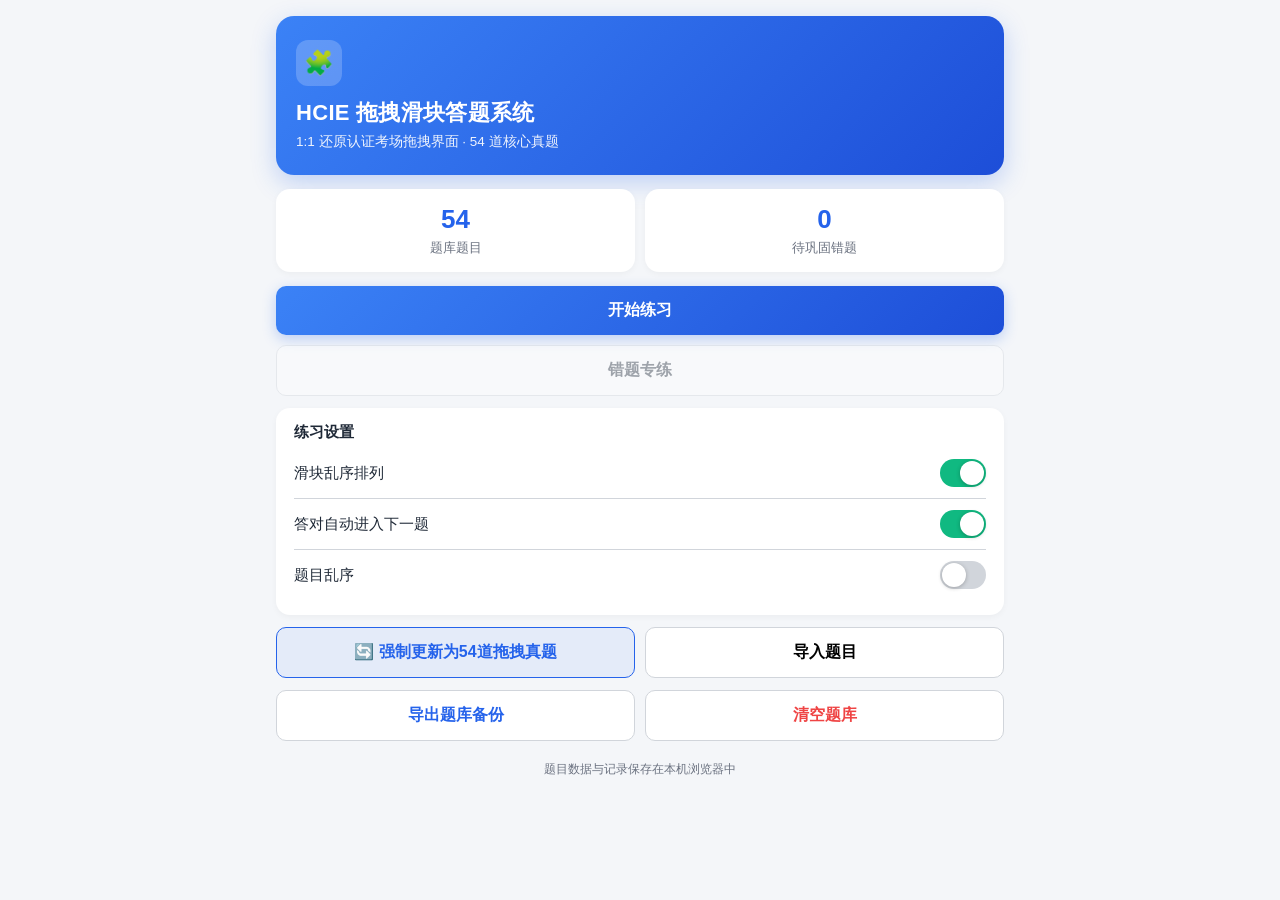
<file: 答题练习.html>
<!DOCTYPE html>
<html lang="zh-CN">
<head>
<meta charset="UTF-8">
<meta name="viewport" content="width=device-width, initial-scale=1.0, maximum-scale=1.0, user-scalable=no, viewport-fit=cover">
<meta name="apple-mobile-web-app-capable" content="yes">
<meta name="mobile-web-app-capable" content="yes">
<meta name="apple-mobile-web-app-status-bar-style" content="black-translucent">
<meta name="apple-mobile-web-app-title" content="HCIE拖拽题练习">
<meta name="format-detection" content="telephone=no">

<meta http-equiv="Cache-Control" content="no-cache, no-store, must-revalidate">
<meta http-equiv="Pragma" content="no-cache">
<meta http-equiv="Expires" content="0">
<meta name="theme-color" content="#3B82F6">
<link rel="icon" href="favicon.svg" type="image/svg+xml">
<link rel="manifest" href="manifest.json">
<title>HCIE 拖拽滑块答题练习</title>
<script src="hcie_drag_bank.js?v=20260906_54v3"></script>
<style>
:root{
  --bg:#F4F6F9; --card:#FFFFFF; --text:#1F2937; --sub:#6B7280;
  --line:#D1D5DB; --primary:#2563EB; --primary-grad:linear-gradient(135deg,#3B82F6 0%,#1D4ED8 100%);
  --green:#10B981; --red:#EF4444;
  /* 考场样式配色 */
  --exam-border:#4B5563;
  --chip-bg:#E8F4FD;
  --chip-text:#1E3A8A;
  --slot-bg:#EBEBEB;
  --target-bg:#FFFFFF;
}
@media (prefers-color-scheme: dark){
  :root{
    --bg:#111827; --card:#1F2937; --text:#F9FAFB; --sub:#9CA3AF;
    --line:#374151; --primary:#3B82F6;
    --exam-border:#6B7280;
    --chip-bg:#1E293B;
    --chip-text:#93C5FD;
    --slot-bg:#374151;
    --target-bg:#1F2937;
  }
}
*{margin:0;padding:0;box-sizing:border-box;-webkit-tap-highlight-color:transparent}
html,body{height:100%}
body{
  font-family:-apple-system,BlinkMacSystemFont,"Segoe UI",Roboto,"PingFang SC","Hiragino Sans GB","Microsoft YaHei",sans-serif;
  background:var(--bg);color:var(--text);touch-action:manipulation;
  -webkit-font-smoothing:antialiased;-webkit-text-size-adjust:100%;
}
#app{max-width:760px;margin:0 auto;min-height:100%;
  padding:calc(env(safe-area-inset-top) + 16px) 16px calc(env(safe-area-inset-bottom) + 30px)}
.view{display:none}
.view.active{display:block;animation:fadeUp .2s ease}
@keyframes fadeUp{from{opacity:0;transform:translateY(6px)}to{opacity:1;transform:translateY(0)}}
@keyframes shake{0%,100%{transform:translateX(0)}20%{transform:translateX(-5px)}40%{transform:translateX(5px)}60%{transform:translateX(-3px)}80%{transform:translateX(3px)}}

/* ---------- 通用按钮 ---------- */
.btn{display:block;width:100%;border:none;border-radius:10px;font-size:16px;font-weight:600;
  padding:14px;cursor:pointer;font-family:inherit;transition:transform .12s,opacity .15s;
  -webkit-user-select:none;user-select:none}
.btn:active{transform:scale(.98)}
.btn-primary{background:var(--primary-grad);color:#fff;box-shadow:0 4px 14px rgba(37,99,235,.28)}
.btn-sub{background:var(--card);color:var(--text);border:1px solid var(--line)}
.btn-ghost{background:transparent;color:var(--primary)}
.btn-ghost.danger{color:var(--red)}
.btn-big{margin-top:10px}
.btn.disabled{opacity:.4;pointer-events:none}
.icon-btn{width:36px;height:36px;flex:0 0 36px;border:none;border-radius:50%;background:var(--card);
  color:var(--text);font-size:16px;cursor:pointer;display:flex;align-items:center;justify-content:center;
  box-shadow:0 1px 4px rgba(0,0,0,.08);font-family:inherit}
.row-actions{display:flex;gap:10px;margin-top:12px}
.row-actions .btn{flex:1;background:var(--card);border:1px solid var(--line)}
.foot-note{text-align:center;color:var(--sub);font-size:12px;margin-top:20px}

/* ---------- 首页 ---------- */
.hero{background:var(--primary-grad);border-radius:18px;padding:24px 20px;color:#fff;
  box-shadow:0 8px 24px rgba(37,99,235,.25);margin-bottom:14px}
.hero-icon{width:46px;height:46px;border-radius:12px;background:rgba(255,255,255,.2);
  display:flex;align-items:center;justify-content:center;font-size:24px;margin-bottom:12px}
.hero h1{font-size:22px;font-weight:700;letter-spacing:.3px}
.hero-sub{font-size:13.5px;opacity:.92;margin-top:5px}
.stat-row{display:flex;gap:10px;margin-bottom:14px}
.stat-card{flex:1;background:var(--card);border-radius:14px;padding:15px;text-align:center;
  box-shadow:0 2px 6px rgba(0,0,0,.04)}
.stat-num{font-size:26px;font-weight:700;color:var(--primary)}
.stat-label{font-size:13px;color:var(--sub);margin-top:4px}
.card{background:var(--card);border-radius:14px;padding:15px 18px;margin-top:12px;box-shadow:0 2px 6px rgba(0,0,0,.04)}
.card-title{font-size:15px;font-weight:700;margin-bottom:6px}
.switch-row{display:flex;align-items:center;justify-content:space-between;padding:11px 0;
  font-size:15px;cursor:pointer;border-bottom:.5px solid var(--line)}
.switch-row:last-child{border-bottom:none}
.switch-row input{display:none}
.switch{width:46px;height:28px;border-radius:99px;background:var(--line);position:relative;
  transition:background .2s;flex:0 0 auto}
.switch::after{content:"";position:absolute;width:24px;height:24px;border-radius:50%;background:#fff;
  top:2px;left:2px;transition:left .2s;box-shadow:0 1px 4px rgba(0,0,0,.25)}
.switch-row input:checked + .switch{background:var(--green)}
.switch-row input:checked + .switch::after{left:20px}

/* ---------- 练习页考场风格 ---------- */
.p-top{display:flex;align-items:center;gap:12px;margin-bottom:14px}
.p-progress{flex:1;height:8px;background:var(--line);border-radius:99px;overflow:hidden}
.p-progress-bar{height:100%;width:0;background:var(--primary-grad);border-radius:99px;transition:width .25s}
.p-count{font-size:13px;color:var(--sub);flex:0 0 auto;min-width:44px;text-align:right}

/* 考试题目标题区（1:1仿考题图片） */
.exam-q-box{background:var(--card);border-radius:12px;padding:16px 18px;margin-bottom:16px;
  box-shadow:0 2px 6px rgba(0,0,0,.04);line-height:1.6}
.exam-badge{display:inline-block;background:#3B82F6;color:#fff;font-size:12px;font-weight:700;
  padding:2px 8px;border-radius:4px;margin-right:6px;vertical-align:baseline}
.exam-q-num{font-weight:700;font-size:15.5px;color:var(--text);margin-right:4px}
.exam-q-title{font-size:15.5px;font-weight:600;color:var(--text);word-break:break-word}

/* 考场三栏对照容器（手机全屏自适应，绝无横向滚动条） */
.exam-board-wrapper{width:100%;margin-bottom:16px}
.exam-board{
  display:flex;
  width:100%;
  gap:8px;
  background:var(--card);
  padding:14px 10px;
  border-radius:12px;
  box-shadow:0 2px 6px rgba(0,0,0,.04);
}
.exam-col{display:flex;flex-direction:column;gap:10px}
.exam-col-sources{flex:0 0 27%;width:27%;min-width:0}
.exam-col-slots{flex:0 0 27%;width:27%;min-width:0}
.exam-col-targets{flex:1;min-width:0}

/* 考场风格矩形方块（自适应高度与折行，细黑实线边框） */
.exam-rect{
  min-height:50px;
  display:flex;
  align-items:center;
  justify-content:center;
  padding:6px 8px;
  border:1.5px solid var(--exam-border);
  border-radius:2px;
  font-size:13.5px;
  line-height:1.3;
  text-align:center;
  user-select:none;-webkit-user-select:none;
  position:relative;
  transition:all .15s;
  word-break:break-word;
  overflow-wrap:break-word;
}

/* 移动端窄屏特别优化（iPhone/安卓竖屏完美容纳） */
@media (max-width: 600px){
  #app{padding:calc(env(safe-area-inset-top) + 12px) 8px calc(env(safe-area-inset-bottom) + 24px)}
  .exam-q-box{padding:12px 14px;margin-bottom:12px}
  .exam-q-num{font-size:14px}
  .exam-q-title{font-size:14px}
  .exam-board{padding:10px 6px;gap:5px}
  .exam-col{gap:8px}
  .exam-col-sources{flex:0 0 26%;width:26%}
  .exam-col-slots{flex:0 0 26%;width:26%}
  .exam-rect{min-height:46px;font-size:12px;padding:4px 3px;border-width:1.2px}
  .exam-slot-del{width:16px;height:16px;font-size:10px}
  .exam-slot.filled{padding:4px 4px 4px 6px}
  .exam-slot-ans-hint{font-size:10px;bottom:-15px}
}

/* 左列：浅蓝滑块 */
.exam-chip{
  background:var(--chip-bg);
  color:var(--chip-text);
  font-weight:600;
  cursor:grab;
}
.exam-chip:active{cursor:grabbing}
.exam-chip.selected{
  border-color:#2563EB;
  box-shadow:0 0 0 2.5px rgba(37,99,235,0.45);
  transform:scale(1.02);
}
.exam-chip.placed{
  background:var(--bg);
  border-style:dashed;
  border-color:var(--line);
  color:var(--sub);
  opacity:.4;
  cursor:default;
  pointer-events:none;
}
.exam-chip.dragging{opacity:.35}

/* 中间列：灰色槽位（未放置为纯净灰框，放入后填满浅蓝并带撤回按键） */
.exam-slot{
  background:var(--slot-bg);
  color:var(--sub);
  cursor:pointer;
}
.exam-slot.hover{
  background:#DBEAFE;
  border-color:#2563EB;
}
.exam-slot.filled{
  background:var(--chip-bg);
  color:var(--chip-text);
  font-weight:600;
  justify-content:space-between;
  padding:6px 8px 6px 12px;
}
.exam-slot-text{flex:1;text-align:center;word-break:break-word}
.exam-slot-del{
  width:18px;height:18px;border-radius:50%;border:none;background:rgba(0,0,0,.15);
  color:#fff;font-size:11px;display:flex;align-items:center;justify-content:center;
  cursor:pointer;flex:0 0 18px;line-height:1;margin-left:4px;
}
.exam-slot-del:hover{background:#EF4444}

/* 评判对错标识 */
.exam-slot.correct{
  border-color:#10B981!important;
  background:#ECFDF5!important;
  color:#065F46!important;
}
.exam-slot.wrong{
  border-color:#EF4444!important;
  background:#FEF2F2!important;
  color:#991B1B!important;
  animation:shake .3s;
}
.exam-badge-res{font-size:15px;font-weight:800;margin-left:4px}
.exam-badge-res.ok{color:#10B981}
.exam-badge-res.fail{color:#EF4444}
.exam-slot-ans-hint{
  position:absolute;bottom:-17px;left:0;right:0;font-size:11px;color:#EF4444;font-weight:700;
  text-align:center;white-space:nowrap;overflow:hidden;text-overflow:ellipsis;
}

/* 右列：目标描述框（白底黑框） */
.exam-target{
  background:var(--target-bg);
  color:var(--text);
  font-weight:500;
}

/* 顶部小操作条 */
.exam-bar-tools{display:flex;align-items:center;justify-content:space-between;margin-bottom:8px}
.exam-bar-tip{font-size:12.5px;color:var(--sub)}
.exam-reset-btn{border:none;background:var(--card);color:var(--text);padding:4px 10px;
  border-radius:6px;font-size:12px;cursor:pointer;font-weight:600;border:1px solid var(--line)}

/* 浮动触摸跟随球 */
.drag-touch-ghost{position:fixed;pointer-events:none;z-index:9999;transform:translate(-50%,-50%);
  background:#2563EB;color:#fff;padding:8px 14px;border-radius:4px;font-size:14px;
  font-weight:600;box-shadow:0 6px 20px rgba(0,0,0,.3);opacity:.95}

/* ---------- 解析卡片 ---------- */
.explain{margin-top:14px;margin-bottom:14px;background:var(--card);border-radius:12px;
  padding:14px 16px;border-left:4px solid var(--red);animation:fadeUp .2s}
.explain.ok{border-left-color:var(--green)}
.explain-title{font-size:15px;font-weight:700;margin-bottom:6px}
.explain-body{font-size:14.5px;line-height:1.65;color:var(--sub);white-space:pre-wrap;word-break:break-word}

/* ---------- 结果页 ---------- */
.result-card{background:var(--card);border-radius:18px;padding:36px 20px;text-align:center;
  margin-top:30px;box-shadow:0 4px 16px rgba(0,0,0,.06)}
.result-emoji{font-size:52px;margin-bottom:10px}
.result-acc{font-size:44px;font-weight:800;background:var(--primary-grad);
  -webkit-background-clip:text;background-clip:text;-webkit-text-fill-color:transparent}
.result-desc{color:var(--sub);font-size:14.5px;margin:8px 0 24px}

/* ---------- 导入页 ---------- */
.seg{display:flex;background:var(--line);border-radius:10px;padding:3px;margin-bottom:14px}
.seg-btn{flex:1;border:none;background:transparent;padding:8px;border-radius:8px;font-size:13.5px;
  font-weight:600;color:var(--sub);font-family:inherit;cursor:pointer}
.seg-btn.active{background:var(--card);color:var(--text);box-shadow:0 1px 3px rgba(0,0,0,.1)}
.tab{display:none}
.tab.active{display:block}
.file-drop{display:block;background:var(--card);border:2px dashed var(--line);border-radius:14px;
  padding:30px 16px;text-align:center;font-size:14.5px;color:var(--text);cursor:pointer;line-height:1.6}
.file-drop input{display:none}
.file-drop-icon{font-size:32px;margin-bottom:8px}
.file-drop-sub{font-size:12px;color:var(--sub);margin-top:4px}
#paste-area{width:100%;height:180px;border:1.5px solid var(--line);border-radius:12px;
  background:var(--card);color:var(--text);padding:12px;font-size:15px;line-height:1.6;
  font-family:inherit;resize:none;outline:none}
.help-block{margin-bottom:14px}
.help-block h3{font-size:14.5px;margin-bottom:6px}
.help-block p{font-size:13px;color:var(--sub);line-height:1.5;margin-bottom:6px}
.help-block pre{background:var(--card);border-radius:10px;padding:10px 12px;font-size:12px;
  line-height:1.5;white-space:pre-wrap;color:var(--text);border:1px solid var(--line)}

/* ---------- Toast ---------- */
#toast{position:fixed;left:50%;bottom:calc(env(safe-area-inset-bottom) + 30px);
  transform:translateX(-50%) translateY(20px);background:rgba(17,24,39,.94);color:#fff;
  padding:10px 18px;border-radius:99px;font-size:13.5px;opacity:0;pointer-events:none;
  transition:all .2s;max-width:85%;text-align:center;z-index:99}
#toast.show{opacity:1;transform:translateX(-50%) translateY(0)}
</style>
</head>
<body>
<div id="app">

  <!-- ================= 首页 ================= -->
  <section id="view-home" class="view active">
    <div class="hero">
      <div class="hero-icon">🧩</div>
      <h1>HCIE 拖拽滑块答题系统</h1>
      <p class="hero-sub">1:1 还原认证考场拖拽界面 · 54 道核心真题</p>
    </div>
    <div class="stat-row">
      <div class="stat-card"><div class="stat-num" id="stat-bank">54</div><div class="stat-label">题库题目</div></div>
      <div class="stat-card"><div class="stat-num" id="stat-wrong">0</div><div class="stat-label">待巩固错题</div></div>
    </div>
    <button class="btn btn-primary" id="btn-start">开始练习</button>
    <button class="btn btn-sub btn-big" id="btn-wrong-practice">错题专练</button>
    
    <div class="card">
      <div class="card-title">练习设置</div>
      <label class="switch-row"><span>滑块乱序排列</span><input type="checkbox" id="set-shuffle-opts"><i class="switch"></i></label>
      <label class="switch-row"><span>答对自动进入下一题</span><input type="checkbox" id="set-auto-next"><i class="switch"></i></label>
      <label class="switch-row"><span>题目乱序</span><input type="checkbox" id="set-shuffle-qs"><i class="switch"></i></label>
    </div>
    <div class="row-actions">
      
      <button class="btn" id="btn-reload-hcie" style="background:rgba(37,99,235,.08);border-color:var(--primary);color:var(--primary)">🔄 强制更新为54道拖拽真题</button>
      <button class="btn" id="btn-import">导入题目</button>

    </div>
    <div class="row-actions">
      <button class="btn btn-ghost" id="btn-export">导出题库备份</button>
      <button class="btn btn-ghost danger" id="btn-clear">清空题库</button>
    </div>
    <p class="foot-note">题目数据与记录保存在本机浏览器中</p>
  </section>

  <!-- ================= 导入页 ================= -->
  <section id="view-import" class="view">
    <div class="p-top">
      <button class="icon-btn" id="btn-import-back">←</button>
      <div class="p-title" style="flex:1;text-align:center;font-weight:700">导入拖拽题目</div>
      <span style="width:36px;flex:0 0 36px"></span>
    </div>
    <div class="seg">
      <button class="seg-btn active" data-tab="file">文件导入</button>
      <button class="seg-btn" data-tab="paste">粘贴文本</button>
      <button class="seg-btn" data-tab="help">格式说明</button>
    </div>
    <div id="tab-file" class="tab active">
      <label class="file-drop">
        <input type="file" id="file-input" accept=".txt,.json,text/plain,application/json">
        <div class="file-drop-icon">📄</div>
        <div>点击选择 .json 或 .txt 题库文件</div>
      </label>
    </div>
    <div id="tab-paste" class="tab">
      <textarea id="paste-area" placeholder="粘贴连线题文本，格式见「格式说明」…"></textarea>
      <button class="btn btn-primary btn-big" id="btn-parse-paste">解析并预览</button>
    </div>
    <div id="tab-help" class="tab">
      <div class="help-block">
        <h3>拖拽连线题格式</h3>
        <pre>1.【拖拽题】请将HTTP状态码和原因短语进行匹配
1XX → 请求被接收
2XX → 请求成功
3XX → 进一步操作需要被执行
4XX → 请求错误
5XX → 服务端错误
解析：1XX信息类，2XX成功类...</pre>
      </div>
    </div>
    <div id="preview" style="display:none;margin-top:14px">
      <div class="card">
        <div class="card-title" id="preview-title">解析到 0 道题</div>
        <div id="preview-list" style="margin:10px 0"></div>
        <div class="row-actions">
          <button class="btn" id="btn-preview-cancel">取消</button>
          <button class="btn" id="btn-preview-ok" style="background:var(--primary-grad);color:#fff;border:none">确认导入</button>
        </div>
      </div>
    </div>
  </section>

  <!-- ================= 练习页（考场布局） ================= -->
  <section id="view-practice" class="view">
    <div class="p-top">
      <button class="icon-btn" id="btn-exit">✕</button>
      <div class="p-progress"><div class="p-progress-bar" id="p-bar"></div></div>
      <span class="p-count" id="p-count">0/0</span>
    </div>

    <!-- 顶部题目标题区（仿用户截图） -->
    <div class="exam-q-box" id="q-card">
      <span class="exam-badge">简答题</span>
      <span class="exam-q-num" id="q-no">921/974、</span>
      <span class="exam-q-title" id="q-text">HTTP状态码(HTTP Status Code)是服务器响应状态的3位数字码...</span>
    </div>

    <div class="exam-bar-tools">
      <span class="exam-bar-tip">💡 拖动左侧滑块至中间框，或点击滑块后点击中间框</span>
      <button type="button" class="exam-reset-btn" id="btn-drag-reset">全部归位</button>
    </div>

    <!-- 考场三栏网格（左滑块 / 中槽位 / 右描述） -->
    <div class="exam-board-wrapper">
      <div class="exam-board">
        <!-- 左列：待拖拽滑块 -->
        <div class="exam-col exam-col-sources" id="drag-sources"></div>

        <!-- 中列：目标放置槽位 -->
        <div class="exam-col exam-col-slots" id="drag-slots"></div>

        <!-- 右列：目标描述 -->
        <div class="exam-col exam-col-targets" id="drag-targets"></div>
      </div>
    </div>

    <div class="explain" id="explain" style="display:none">
      <div class="explain-title" id="explain-title"></div>
      <div class="explain-body" id="explain-body"></div>
    </div>

    <button class="btn btn-primary" id="btn-submit-drag">提交答案</button>
    <button class="btn btn-primary" id="btn-next" style="display:none">下一题</button>
  </section>

  <!-- ================= 结果页 ================= -->
  <section id="view-result" class="view">
    <div class="result-card">
      <div class="result-emoji" id="r-emoji">🎉</div>
      <div class="result-acc" id="r-acc">100%</div>
      <div class="result-desc" id="r-desc"></div>
      <button class="btn btn-primary" id="btn-retry">再来一次</button>
      <button class="btn btn-sub btn-big" id="btn-retry-wrong">只练错题</button>
      <button class="btn btn-ghost btn-big" id="btn-home">返回首页</button>
    </div>
  </section>

</div>
<div id="toast"></div>

<script>
'use strict';
/* ================= 工具函数 ================= */
const $ = s => document.querySelector(s);
const store = {
  load(k, d){ try{ const v = JSON.parse(localStorage.getItem(k)); return (v === null || v === undefined) ? d : v; }catch(e){ return d; } },
  save(k, v){ try{ localStorage.setItem(k, JSON.stringify(v)); }catch(e){} }
};
function shuffle(a){ for(let i = a.length - 1; i > 0; i--){ const j = Math.floor(Math.random() * (i + 1)); const t = a[i]; a[i] = a[j]; a[j] = t; } return a; }
function hashId(s){ let h = 5381; for(let i = 0; i < s.length; i++){ h = ((h << 5) + h + s.charCodeAt(i)) >>> 0; } return h.toString(36); }
function qid(q){
  const pairs = Array.isArray(q.pairs) ? q.pairs.map(p => p.left + '::' + p.right).join('') : '';
  return hashId('drag' + q.q + '' + pairs);
}
let toastTimer = null;
function toast(msg){ const t = $('#toast'); t.textContent = msg; t.classList.add('show'); clearTimeout(toastTimer); toastTimer = setTimeout(() => t.classList.remove('show'), 2200); }
function showView(id){ document.querySelectorAll('.view').forEach(v => v.classList.remove('active')); $('#' + id).classList.add('active'); window.scrollTo(0, 0); }



/* ================= 题库初始化（防手机旧缓存自动自愈） ================= */
const CURRENT_VERSION = '20260906_drag54_v3';
const DEFAULT_DRAG_BANK = (window.HCIE_DRAG_BANK || []).map(q => Object.assign({ id: qid(q) }, q));

let bank = store.load('quiz_bank_drag_v2', []);
let wrongIds = store.load('quiz_wrong_drag_v2', []);
let settings = Object.assign({ shuffleOptions: true, autoNext: true, shuffleQuestions: false }, store.load('quiz_settings_drag_v2', {}));
let session = null, nextTimer = null, pendingImport = null;
let answered = false;

const savedVersion = store.load('quiz_bank_version', '');

// 自动检测：如果手机缓存了旧题库或数量不对，强制自动更新为最新的 54 道拖拽题
if(savedVersion !== CURRENT_VERSION || !bank || bank.length !== DEFAULT_DRAG_BANK.length || bank.some(q => q.type !== 'drag')){
  bank = DEFAULT_DRAG_BANK.slice();
  wrongIds = [];
  store.save('quiz_bank_drag_v2', bank);
  store.save('quiz_wrong_drag_v2', wrongIds);
  store.save('quiz_bank_version', CURRENT_VERSION);
  try {
    localStorage.removeItem('quiz_bank');
    localStorage.removeItem('quiz_wrong');
  } catch(e){}
}


let dragRun = {
  selectedChip: null, // 当前点击选中的 chip ID
  slots: {},          // targetIndex -> chipId
  item: null
};

function addWrong(id){ if(!wrongIds.includes(id)){ wrongIds.push(id); store.save('quiz_wrong_drag_v2', wrongIds); } }
function removeWrong(id){ const i = wrongIds.indexOf(id); if(i >= 0){ wrongIds.splice(i, 1); store.save('quiz_wrong_drag_v2', wrongIds); } }

/* ================= 首页 ================= */
function renderHome(){
  $('#stat-bank').textContent = bank.length;
  $('#stat-wrong').textContent = wrongIds.length;
  $('#btn-start').classList.toggle('disabled', !bank.length);
  $('#btn-wrong-practice').classList.toggle('disabled', !wrongIds.length);
  $('#set-shuffle-opts').checked = settings.shuffleOptions;
  $('#set-auto-next').checked = settings.autoNext;
  $('#set-shuffle-qs').checked = settings.shuffleQuestions;
}
$('#set-shuffle-opts').addEventListener('change', e => { settings.shuffleOptions = e.target.checked; store.save('quiz_settings_drag_v2', settings); });
$('#set-auto-next').addEventListener('change', e => { settings.autoNext = e.target.checked; store.save('quiz_settings_drag_v2', settings); });
$('#set-shuffle-qs').addEventListener('change', e => { settings.shuffleQuestions = e.target.checked; store.save('quiz_settings_drag_v2', settings); });
$('#btn-import').onclick = () => { $('#preview').style.display = 'none'; showView('view-import'); };
$('#btn-import-back').onclick = () => showView('view-home');
$('#btn-start').onclick = () => startSession('all');
$('#btn-wrong-practice').onclick = () => startSession('wrong');

$('#btn-reload-hcie').onclick = () => {
  bank = DEFAULT_DRAG_BANK.slice();
  wrongIds = [];
  store.save('quiz_bank_drag_v2', bank);
  store.save('quiz_wrong_drag_v2', wrongIds);
  renderHome();
  toast('已恢复 54 道 HCIE 拖拽真题');
};

$('#btn-clear').onclick = () => {
  if(!bank.length){ toast('题库已经是空的'); return; }
  if(confirm('确定清空题库吗？点击「重载54道真题」可随时恢复。')){
    bank = []; wrongIds = [];
    store.save('quiz_bank_drag_v2', bank); store.save('quiz_wrong_drag_v2', wrongIds);
    renderHome(); toast('题库已清空');
  }
};

/* ================= 练习 ================= */
function toViewModel(q){
  const chips = q.pairs.map((p, idx) => ({ id: 'c_' + idx, text: p.left }));
  const targets = q.pairs.map((p, idx) => ({ id: idx, right: p.right, correctText: p.left }));
  if(settings.shuffleOptions) shuffle(chips);
  return { id: q.id, type: 'drag', q: q.q, explanation: q.explanation, chips, targets };
}

function startSession(mode){
  const wrongSet = new Set(wrongIds);
  const pool = mode === 'wrong' ? bank.filter(q => wrongSet.has(q.id)) : bank.slice();
  if(!pool.length){ toast(mode === 'wrong' ? '还没有错题' : '题库是空的'); return; }
  if(settings.shuffleQuestions) shuffle(pool);
  session = { list: pool.map(toViewModel), index: 0, correct: 0, wrong: 0, mode, total: pool.length };
  showView('view-practice');
  renderQuestion();
}

function renderQuestion(){
  if(!session) return;
  clearTimeout(nextTimer);
  answered = false;
  const item = session.list[session.index];

  // 标题排版：921/974、 题干
  const rawNumMatch = item.q.match(/\[(?:第)?(\d+)题\]/);
  const realNumStr = rawNumMatch ? (rawNumMatch[1] + '/974、') : ((session.index + 1) + '/' + session.total + '、');
  const cleanQText = item.q.replace(/\[(?:第)?\d+题\]\s*/, '');

  $('#q-no').textContent = realNumStr;
  $('#q-text').textContent = cleanQText;
  $('#p-count').textContent = (session.index + 1) + '/' + session.total;
  $('#p-bar').style.width = (session.index / session.total * 100) + '%';
  $('#explain').style.display = 'none';
  $('#btn-next').style.display = 'none';
  $('#btn-submit-drag').style.display = 'block';

  renderDragQuestion(item);
}

/* ================= 考场三栏拖拽核心 ================= */
function renderDragQuestion(item){
  dragRun = {
    selectedChip: null,
    slots: {},
    item: item
  };
  updateDragUI();
}

function updateDragUI(){
  if(!dragRun.item) return;
  const { chips, targets } = dragRun.item;
  const colSources = $('#drag-sources');
  const colSlots = $('#drag-slots');
  const colTargets = $('#drag-targets');

  colSources.innerHTML = '';
  colSlots.innerHTML = '';
  colTargets.innerHTML = '';

  const placedChipIds = new Set(Object.values(dragRun.slots));

  // 1. 渲染左列滑块（浅蓝底，细黑边框）
  chips.forEach(c => {
    const chipEl = document.createElement('div');
    const isPlaced = placedChipIds.has(c.id);
    const isSelected = dragRun.selectedChip === c.id;

    chipEl.className = 'exam-rect exam-chip' + (isPlaced ? ' placed' : '') + (isSelected ? ' selected' : '');
    chipEl.dataset.chipId = c.id;
    chipEl.draggable = !isPlaced && !answered;
    chipEl.textContent = c.text;

    // 原生拖拽
    chipEl.addEventListener('dragstart', e => {
      if(answered || isPlaced) return;
      e.dataTransfer.setData('text/plain', c.id);
      chipEl.classList.add('dragging');
      dragRun.selectedChip = c.id;
    });
    chipEl.addEventListener('dragend', () => chipEl.classList.remove('dragging'));

    // 触屏滑动
    bindTouchDrag(chipEl, c.id);

    // 点击选择
    chipEl.addEventListener('click', () => {
      if(answered || isPlaced) return;
      dragRun.selectedChip = (dragRun.selectedChip === c.id) ? null : c.id;
      updateDragUI();
    });

    colSources.appendChild(chipEl);
  });

  // 2. 渲染中列灰色槽位与右列描述（高度严格一致）
  targets.forEach((t, tIdx) => {
    // 中列槽位
    const slotEl = document.createElement('div');
    const filledChipId = dragRun.slots[tIdx];
    const filledChip = filledChipId ? chips.find(c => c.id === filledChipId) : null;

    slotEl.className = 'exam-rect exam-slot' + (filledChip ? ' filled' : '');
    slotEl.dataset.targetIdx = tIdx;

    if(filledChip){
      const txt = document.createElement('span');
      txt.className = 'exam-slot-text';
      txt.textContent = filledChip.text;
      slotEl.appendChild(txt);

      if(!answered){
        const delBtn = document.createElement('button');
        delBtn.type = 'button';
        delBtn.className = 'exam-slot-del';
        delBtn.innerHTML = '✕';
        delBtn.title = '移出槽位';
        delBtn.onclick = ev => {
          ev.stopPropagation();
          delete dragRun.slots[tIdx];
          updateDragUI();
        };
        slotEl.appendChild(delBtn);
      }
    }

    // 拖拽放入
    slotEl.ondragover = e => { e.preventDefault(); if(!answered) slotEl.classList.add('hover'); };
    slotEl.ondragleave = () => slotEl.classList.remove('hover');
    slotEl.ondrop = e => {
      e.preventDefault();
      slotEl.classList.remove('hover');
      if(answered) return;
      const cid = e.dataTransfer.getData('text/plain') || dragRun.selectedChip;
      if(cid) placeChipIntoSlot(cid, tIdx);
    };

    // 点击放入
    slotEl.onclick = () => {
      if(answered) return;
      if(dragRun.selectedChip){
        placeChipIntoSlot(dragRun.selectedChip, tIdx);
      }else if(dragRun.slots[tIdx]){
        delete dragRun.slots[tIdx];
        updateDragUI();
      }
    };

    colSlots.appendChild(slotEl);

    // 右列目标描述（白底黑框）
    const targetEl = document.createElement('div');
    targetEl.className = 'exam-rect exam-target';
    targetEl.textContent = t.right;
    colTargets.appendChild(targetEl);
  });
}

function placeChipIntoSlot(chipId, targetIdx){
  for(const k in dragRun.slots){
    if(dragRun.slots[k] === chipId) delete dragRun.slots[k];
  }
  dragRun.slots[targetIdx] = chipId;
  dragRun.selectedChip = null;
  updateDragUI();
}

function bindTouchDrag(el, chipId){
  let ghost = null;
  el.addEventListener('touchstart', e => {
    if(answered || el.classList.contains('placed')) return;
    const touch = e.touches[0];
    dragRun.selectedChip = chipId;
    ghost = document.createElement('div');
    ghost.className = 'drag-touch-ghost';
    ghost.textContent = el.textContent;
    ghost.style.left = touch.clientX + 'px';
    ghost.style.top = touch.clientY + 'px';
    document.body.appendChild(ghost);
  }, { passive: true });

  el.addEventListener('touchmove', e => {
    if(!ghost) return;
    const touch = e.touches[0];
    ghost.style.left = touch.clientX + 'px';
    ghost.style.top = touch.clientY + 'px';

    const targetEl = document.elementFromPoint(touch.clientX, touch.clientY);
    const dropSlot = targetEl ? targetEl.closest('.exam-slot') : null;
    document.querySelectorAll('.exam-slot').forEach(z => z.classList.remove('hover'));
    if(dropSlot && !answered) dropSlot.classList.add('hover');
  }, { passive: true });

  el.addEventListener('touchend', e => {
    if(!ghost) return;
    ghost.remove(); ghost = null;
    document.querySelectorAll('.exam-slot').forEach(z => z.classList.remove('hover'));

    const touch = e.changedTouches[0];
    const targetEl = document.elementFromPoint(touch.clientX, touch.clientY);
    const dropSlot = targetEl ? targetEl.closest('.exam-slot') : null;
    if(dropSlot && !answered){
      const tIdx = parseInt(dropSlot.dataset.targetIdx, 10);
      if(!isNaN(tIdx)) placeChipIntoSlot(chipId, tIdx);
    }
  });
}

$('#btn-drag-reset').onclick = () => {
  if(answered) return;
  dragRun.slots = {};
  dragRun.selectedChip = null;
  updateDragUI();
  toast('已全部归位');
};

$('#btn-submit-drag').onclick = () => {
  if(answered || !session) return;
  const item = session.list[session.index];
  const { chips, targets } = item;

  const filledCount = Object.keys(dragRun.slots).length;
  if(filledCount < targets.length){
    toast('还有 ' + (targets.length - filledCount) + ' 个槽位未放置滑块');
    return;
  }

  answered = true;
  $('#btn-submit-drag').style.display = 'none';

  let allCorrect = true;
  const slotElements = document.querySelectorAll('.exam-slot');

  targets.forEach((t, tIdx) => {
    const chipId = dragRun.slots[tIdx];
    const chip = chips.find(c => c.id === chipId);
    const userText = chip ? chip.text.trim() : '';
    const isCorrect = (userText === t.correctText.trim());

    const slotEl = slotElements[tIdx];
    slotEl.classList.remove('hover');

    const del = slotEl.querySelector('.exam-slot-del');
    if(del) del.remove();

    if(isCorrect){
      slotEl.classList.add('correct');
      const badge = document.createElement('span');
      badge.className = 'exam-badge-res ok';
      badge.textContent = '✔';
      slotEl.appendChild(badge);
    }else{
      allCorrect = false;
      slotEl.classList.add('wrong');
      const badge = document.createElement('span');
      badge.className = 'exam-badge-res fail';
      badge.textContent = '✘';
      slotEl.appendChild(badge);

      const hint = document.createElement('div');
      hint.className = 'exam-slot-ans-hint';
      hint.textContent = '应填：' + t.correctText;
      slotEl.appendChild(hint);
    }
  });

  if(allCorrect){
    session.correct++;
    removeWrong(item.id);
  }else{
    session.wrong++;
    addWrong(item.id);
  }

  const last = session.index >= session.list.length - 1;
  if(allCorrect){
    if(settings.autoNext && !last){
      nextTimer = setTimeout(nextQuestion, 900);
    }else{
      showExplain(true, item, last);
    }
  }else{
    showExplain(false, item, last);
  }
};

function showExplain(ok, item, last){
  const box = $('#explain');
  box.style.display = 'block';
  box.classList.toggle('ok', ok);
  $('#explain-title').textContent = ok ? '✔ 全部匹配正确！' : '✘ 匹配有误，请核对各槽位标记';
  $('#explain-body').textContent = item.explanation || (ok ? '继续加油，进入下一题！' : '本题暂无解析。');
  const nb = $('#btn-next');
  nb.textContent = last ? '查看结果' : '下一题';
  nb.style.display = 'block';
}

$('#btn-next').onclick = nextQuestion;
function nextQuestion(){
  if(!session) return;
  session.index++;
  if(session.index >= session.list.length) showResult();
  else renderQuestion();
}
function showResult(){
  $('#p-bar').style.width = '100%';
  const acc = Math.round(session.correct / session.total * 100);
  $('#r-acc').textContent = acc + '%';
  $('#r-desc').textContent = '共 ' + session.total + ' 题 · 答对 ' + session.correct + ' 题 · 答错 ' + session.wrong + ' 题';
  $('#r-emoji').textContent = acc === 100 ? '🏆' : (acc >= 80 ? '🎉' : (acc >= 60 ? '💪' : '📖'));
  $('#btn-retry-wrong').style.display = session.wrong > 0 ? 'block' : 'none';
  showView('view-result');
}
$('#btn-retry').onclick = () => { const m = session ? session.mode : 'all'; startSession(m); };
$('#btn-retry-wrong').onclick = () => startSession('wrong');
$('#btn-home').onclick = () => { session = null; renderHome(); showView('view-home'); };
$('#btn-exit').onclick = () => {
  if(confirm('退出本次练习？')){ clearTimeout(nextTimer); session = null; renderHome(); showView('view-home'); }
};

/* ================= 导入导出 ================= */
document.querySelectorAll('.seg-btn').forEach(b => {
  b.onclick = () => {
    document.querySelectorAll('.seg-btn').forEach(x => x.classList.remove('active'));
    document.querySelectorAll('.tab').forEach(x => x.classList.remove('active'));
    b.classList.add('active');
    $('#tab-' + b.dataset.tab).classList.add('active');
  };
});
function parseQuestions(text){
  const t = String(text).trim();
  if(t.startsWith('[') || t.startsWith('{')){
    try{
      const data = JSON.parse(t);
      const arr = Array.isArray(data) ? data : (data.questions || []);
      const out = [];
      for(const it of arr){
        if(!it || !Array.isArray(it.pairs) || it.pairs.length < 2) continue;
        out.push({ type: 'drag', q: it.q || '拖拽匹配题', pairs: it.pairs, explanation: it.explanation || '' });
      }
      if(out.length) return out;
    }catch(e){}
  }
  const lines = t.split(/\r?\n/);
  const out = [];
  let cur = null;
  const flush = () => { if(cur && cur.pairs.length >= 2) out.push(cur); cur = null; };
  for(const line of lines){
    const l = line.trim();
    if(!l) continue;
    const arrow = l.match(/^([^→\->=>]+?)\s*(?:→|->|=>)\s*(.+)$/);
    if(arrow && cur){
      cur.pairs.push({ left: arrow[1].trim(), right: arrow[2].trim() });
      continue;
    }
    if(l.startsWith('解析：') || l.startsWith('解析:')){
      if(cur) cur.explanation = l.replace(/^解析[：:]/, '').trim();
      continue;
    }
    if(/^\d+[.、．]/.test(l)){
      flush();
      cur = { type: 'drag', q: l.replace(/^\d+[.、．]\s*/, ''), pairs: [], explanation: '' };
    }
  }
  flush();
  return out;
}
function showPreview(parsed){
  if(!parsed.length){ toast('未解析到题目，请检查格式'); return; }
  pendingImport = parsed;
  $('#preview-title').textContent = '解析到 ' + parsed.length + ' 道题';
  const list = $('#preview-list'); list.innerHTML = '';
  parsed.slice(0, 3).forEach((q, i) => {
    const d = document.createElement('div');
    d.style.padding = '6px 0';
    d.style.fontSize = '13.5px';
    d.style.color = 'var(--sub)';
    d.textContent = (i + 1) + '. [拖拽题] ' + (q.q.length > 30 ? q.q.slice(0, 30) + '…' : q.q);
    list.appendChild(d);
  });
  $('#preview').style.display = 'block';
}
$('#file-input').onchange = async e => {
  const f = e.target.files[0]; e.target.value = '';
  if(!f) return;
  const txt = await f.text();
  showPreview(parseQuestions(txt));
};
$('#btn-parse-paste').onclick = () => {
  const t = $('#paste-area').value;
  if(!t.trim()){ toast('请先粘贴题目文本'); return; }
  showPreview(parseQuestions(t));
};
$('#btn-preview-cancel').onclick = () => { pendingImport = null; $('#preview').style.display = 'none'; };
$('#btn-preview-ok').onclick = () => {
  if(!pendingImport) return;
  const ids = new Set(bank.map(q => q.id));
  let added = 0;
  for(const q of pendingImport){
    const id = qid(q);
    if(!ids.has(id)){ ids.add(id); bank.push(Object.assign({ id }, q)); added++; }
  }
  store.save('quiz_bank_drag_v2', bank);
  pendingImport = null; $('#preview').style.display = 'none';
  renderHome(); showView('view-home');
  toast('已导入 ' + added + ' 道题目');
};
$('#btn-export').onclick = () => {
  if(!bank.length){ toast('题库是空的'); return; }
  const blob = new Blob([JSON.stringify(bank, null, 2)], { type: 'application/json' });
  const a = document.createElement('a'); a.href = URL.createObjectURL(blob);
  a.download = 'HCIE_拖拽题题库备份.json'; a.click();
  toast('已导出题库备份');
};

/* ================= 初始化 ================= */
renderHome();
</script>
</body>
</html>
</file>
